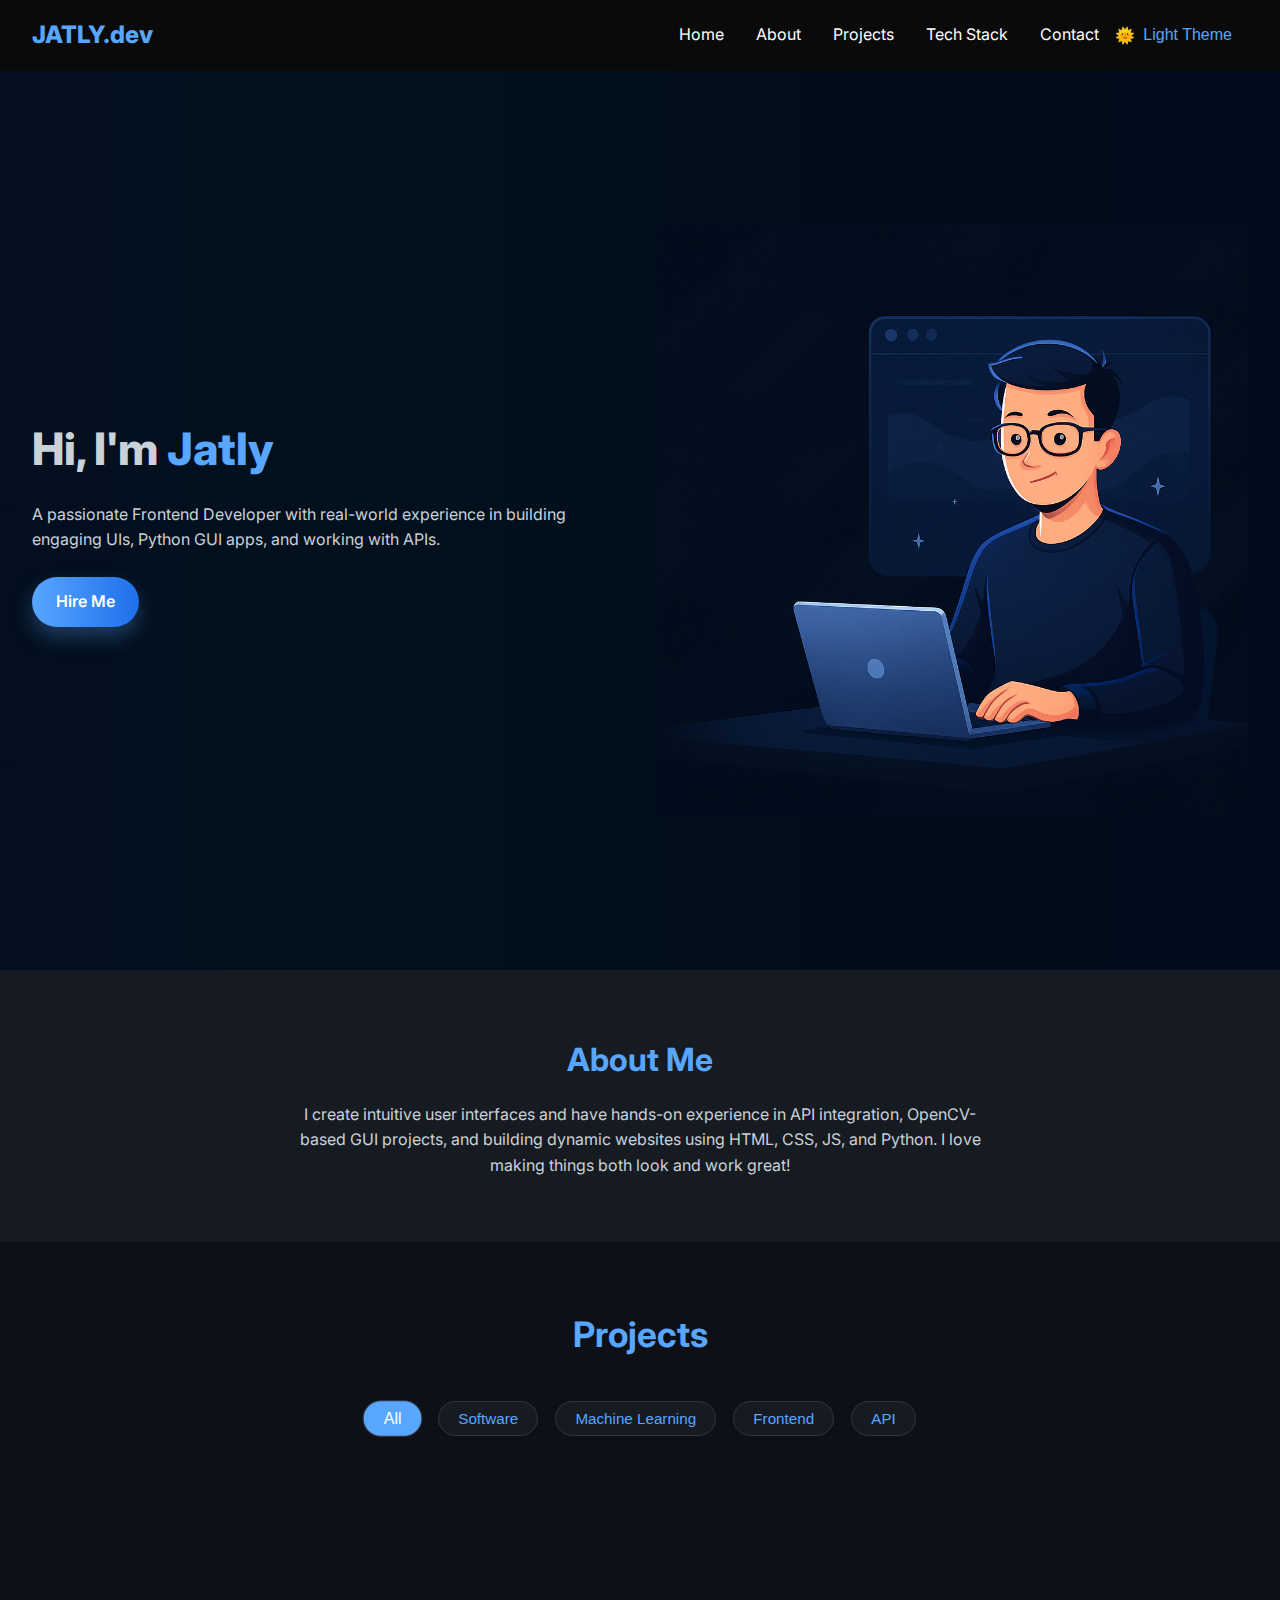
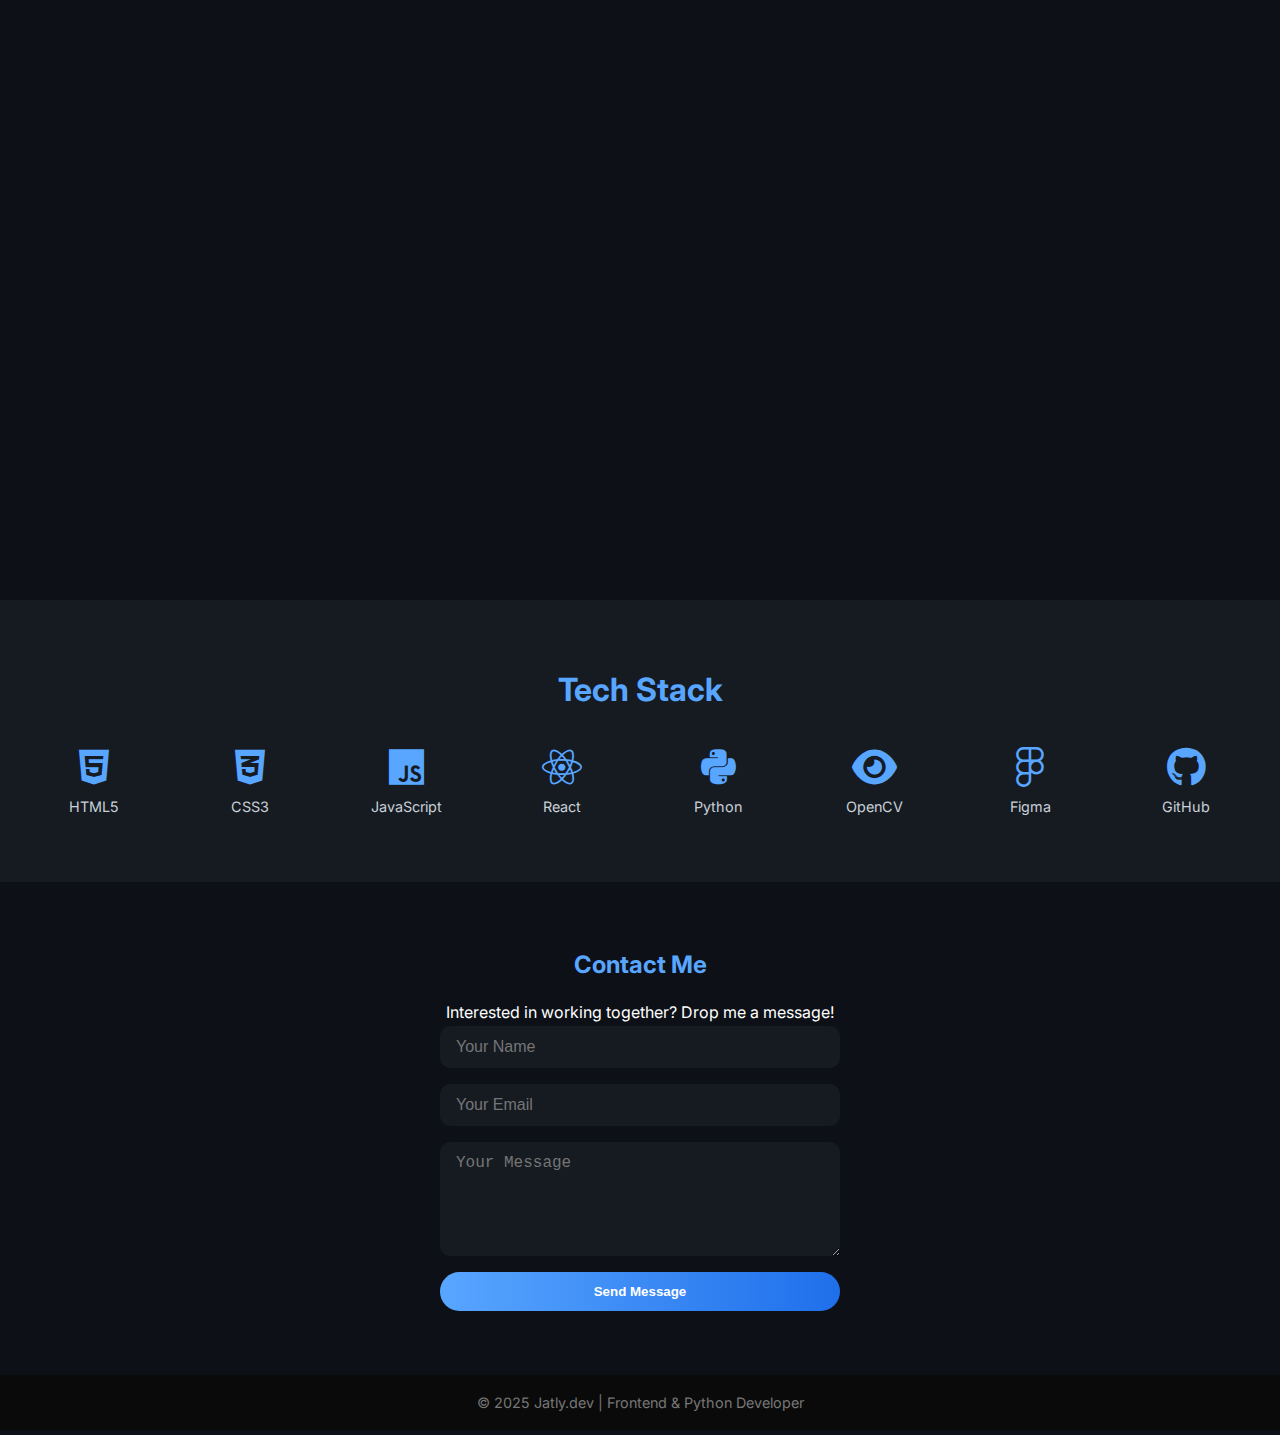
<file: index.html>
<!DOCTYPE html>
<html lang="en">

<head>
    <meta charset="UTF-8" />
    <meta name="viewport" content="width=device-width, initial-scale=1.0" />
    <title>Jatly | Frontend Developer Portfolio</title>
    <link id="themeStylesheet" rel="stylesheet" href="style1.css">
    <link href="https://fonts.googleapis.com/css2?family=Inter:wght@400;600;800&display=swap" rel="stylesheet">
    <link rel="stylesheet" href="https://cdnjs.cloudflare.com/ajax/libs/font-awesome/6.4.0/css/all.min.css" />


</head>

<body>
    <header class="navbar">
        <div class="logo">JATLY.dev</div>

        <nav class="nav-links" id="main-nav" role="navigation">
            <ul>
                <li><a href="#hero">Home</a></li>
                <li><a href="#about">About</a></li>
                <li><a href="#projects">Projects</a></li>
                <li><a href="#techstack">Tech Stack</a></li>
                <li><a href="#contact">Contact</a></li>
            </ul>
            <button id="themeToggle" class="theme-toggle" title="Toggle Theme">
                🌞 <span id="themeLabel">Light Theme</span>
            </button>


        </nav>

        <button class="hamburger" id="hamburger" aria-label="Toggle navigation" aria-expanded="false">
            <span></span>
            <span></span>
            <span></span>
        </button>
    </header>



    <main>
        <section class="hero">
            <div class="hero-content">
                <h1>Hi, I'm <span>Jatly</span></h1>
                <p>A passionate Frontend Developer with real-world experience in building engaging UIs, Python GUI apps,
                    and working with APIs.</p>
                <a href="#contact" class="btn">Hire Me</a>
            </div>
            <div class="hero-img">
                <img src="images/heroback-dark.png" alt="Hero Illustration" id="hero-img" />
            </div>

        </section>


        <section class="about" id="about">
            <h2>About Me</h2>
            <p>I create intuitive user interfaces and have hands-on experience in API integration, OpenCV-based GUI
                projects, and building dynamic websites using HTML, CSS, JS, and Python. I love making things both look
                and work great!</p>
        </section>

        <section class="projects" id="projects">
            <h2>Projects</h2>
            <div class="project-filters">
                <button class="filter-btn active" data-filter="all">All</button>
                <button class="filter-btn" data-filter="software">Software</button>
                <button class="filter-btn" data-filter="ml">Machine Learning</button>
                <button class="filter-btn" data-filter="frontend">Frontend</button>
                <button class="filter-btn" data-filter="api">API</button>
            </div>

            <div class="project-grid">

                <a href="https://github.com/Jatly/weather-app" target="_blank" rel="noopener noreferrer"
                    class="project-card" data-category="software">
                    <img src="images/1.png" alt="Inventory Management System Screenshot" loading="lazy">
                    <h3>Inventory Management System</h3>
                    <p>Python + Tkinter, A desktop-based inventory management tool.</p>
                </a>

                <a href="https://github.com/Jatly/portfolio-site" target="_blank" rel="noopener noreferrer"
                    class="project-card" data-category="software">
                    <img src="images/2.png" alt="Sales-Tracker Screenshot" loading="lazy">
                    <h3>Sales-Tracker</h3>
                    <p>Python + Tkinter, A desktop app to manage and analyze sales data.</p>
                </a>

                <a href="https://github.com/Jatly/green-screen-replacement" target="_blank" rel="noopener noreferrer"
                    class="project-card" data-category="frontend">
                    <img src="images/3.png" alt="Glow-Cart Screenshot" loading="lazy">
                    <h3>Glow-Cart</h3>
                    <p>HTML + CSS, Landing page for scented candles.</p>
                </a>

                <a href="https://github.com/Jatly/virtual-mouse" target="_blank" rel="noopener noreferrer"
                    class="project-card" data-category="frontend">
                    <img src="images/4.png" alt="Protect-Wildlife Screenshot" loading="lazy">
                    <h3>Protect-Wildlife</h3>
                    <p>HTML + CSS + JavaScript, Parallax landing page for wildlife protection</p>
                </a>

                <a href="https://github.com/Jatly/youtube-summarizer" target="_blank" rel="noopener noreferrer"
                    class="project-card" data-category="api">
                    <img src="images/5.png" alt="Face Blur API Screenshot" loading="lazy">
                    <h3>Face Blur API</h3>
                    <p>Python + Fast API, Application that automatically blurs a specific person’s face from an image or
                        video using a reference image.</p>
                </a>

                <a href="https://github.com/Jatly/motion-detector" target="_blank" rel="noopener noreferrer"
                    class="project-card" data-category="frontend">
                    <img src="images/6.png" alt="Soup-Cart Screenshot" loading="lazy">
                    <h3>Soup-Cart</h3>
                    <p>HTML + CSS + JavaScript, Landing page for a soup shop</p>
                </a>

                <a href="https://github.com/Jatly/image-background-remover" target="_blank" rel="noopener noreferrer"
                    class="project-card" data-category="ml">
                    <img src="images/7.png" alt="Background Remover Screenshot" loading="lazy">
                    <h3>Green Screen Background Replacement</h3>
                    <p>Python + OpenCV, A real-time green screen background replacement using OpenCV and machine
                        learning.</p>
                </a>

                <a href="https://github.com/Jatly/eco-logistics-dashboard" target="_blank" rel="noopener noreferrer"
                    class="project-card" data-category="ml">
                    <img src="images/8.png" alt="Eco Logistics Dashboard Screenshot" loading="lazy">
                    <h3>Virtual Mouse</h3>
                    <p>Python + OpenCV,Virtual mouse using computer vision and machine learning controlled by finger</p>
                </a>

            </div>
        </section>

        <section class="techstack" id="techstack">
            <h2>Tech Stack</h2>
            <div class="tech-grid">
                <div class="tech-item">
                    <i class="fab fa-html5" aria-hidden="true"></i>
                    <span>HTML5</span>
                </div>
                <div class="tech-item">
                    <i class="fab fa-css3-alt" aria-hidden="true"></i>
                    <span>CSS3</span>
                </div>
                <div class="tech-item">
                    <i class="fab fa-js" aria-hidden="true"></i>
                    <span>JavaScript</span>
                </div>
                <div class="tech-item">
                    <i class="fab fa-react" aria-hidden="true"></i>
                    <span>React</span>
                </div>
                <div class="tech-item">
                    <i class="fab fa-python" aria-hidden="true"></i>
                    <span>Python</span>
                </div>
                <div class="tech-item">
                    <i class="fas fa-eye" aria-hidden="true"></i>
                    <span>OpenCV</span>
                </div>
                <div class="tech-item">
                    <i class="fab fa-figma" aria-hidden="true"></i>
                    <span>Figma</span>
                </div>
                <div class="tech-item">
                    <i class="fab fa-github" aria-hidden="true"></i>
                    <span>GitHub</span>
                </div>
            </div>
        </section>


        <section class="contact" id="contact">
            <h2>Contact Me</h2>
            <p>Interested in working together? Drop me a message!</p>
            <form name="contact" method="POST" data-netlify="true" netlify-honeypot="bot-field" autocomplete="on">
  <input type="hidden" name="form-name" value="contact" />
  
  <!-- Honeypot field (anti-spam) -->
  <p hidden>
    <label>Don’t fill this out if you're human: <input name="bot-field" /></label>
  </p>
  
  <input type="text" name="name" placeholder="Your Name" required />
  <input type="email" name="email" placeholder="Your Email" required />
  <textarea name="message" placeholder="Your Message" rows="5" required></textarea>
  <button type="submit">Send Message</button>
</form>

        </section>
    </main>

    <footer>
        <div class="footer-text">© 2025 Jatly.dev | Frontend & Python Developer</div>
    </footer>

    <script src="script.js"></script>
</body>

</html>
</file>
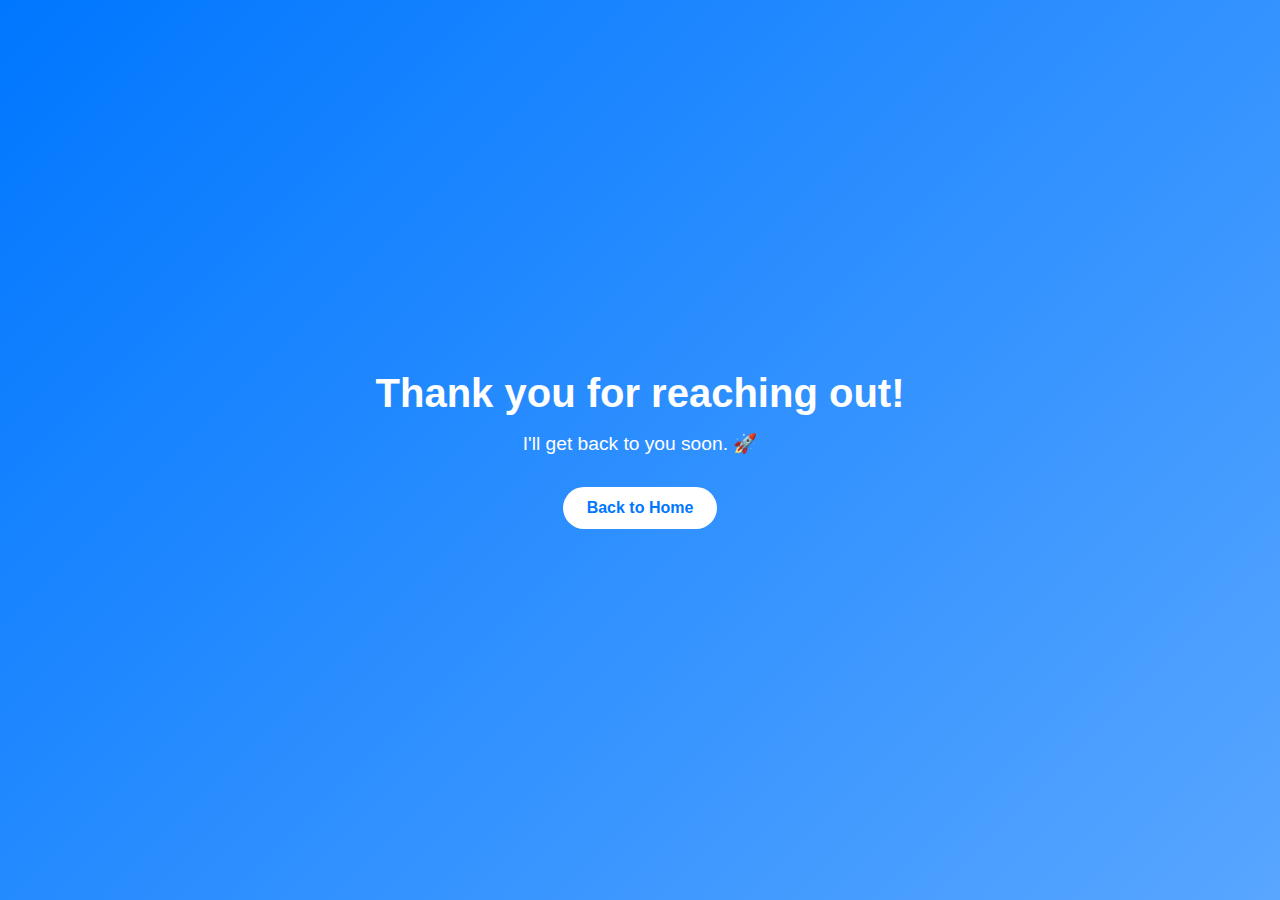
<file: thanks.html>
<!DOCTYPE html>
<html lang="en">
<head>
  <meta charset="UTF-8" />
  <meta name="viewport" content="width=device-width, initial-scale=1.0"/>
  <title>Thanks!</title>
  <style>
    * {
      margin: 0;
      padding: 0;
      box-sizing: border-box;
    }

    body {
      font-family: 'Inter', sans-serif;
      background: linear-gradient(135deg, #0077ff, #58a6ff);
      color: #ffffff;
      display: flex;
      flex-direction: column;
      justify-content: center;
      align-items: center;
      height: 100vh;
      text-align: center;
      padding: 2rem;
    }

    h1 {
      font-size: 2.5rem;
      margin-bottom: 1rem;
      animation: fadeIn 0.6s ease-out;
    }

    p {
      font-size: 1.2rem;
      animation: fadeIn 0.9s ease-out;
    }

    .btn {
      margin-top: 2rem;
      padding: 0.75rem 1.5rem;
      background: #ffffff;
      color: #0077ff;
      font-weight: 600;
      border: none;
      border-radius: 999px;
      cursor: pointer;
      text-decoration: none;
      transition: all 0.3s ease;
    }

    .btn:hover {
      background: #e6f0ff;
      transform: scale(1.05);
    }

    @keyframes fadeIn {
      from {
        opacity: 0;
        transform: translateY(20px);
      }
      to {
        opacity: 1;
        transform: translateY(0);
      }
    }
  </style>
</head>
<body>
  <h1>Thank you for reaching out!</h1>
  <p>I'll get back to you soon. 🚀</p>
  <a href="index.html" class="btn">Back to Home</a>
</body>
</html>
</file>
<file: style1.css>
/* Base Reset */
* {
  margin: 0;
  padding: 0;
  box-sizing: border-box;
}
* {
  transition: background 0.5s ease, color 0.5s ease, border 0.3s ease;
}

body {
  font-family: 'Inter', sans-serif;
  background: #0d1117;
  color: #ffffff;
  line-height: 1.6;
  overflow-x: hidden;
}
a {
  text-decoration: none;
  color: inherit;
}
img {
  max-width: 100%;
  display: block;
}

/* Navbar */
.navbar {
  display: flex;
  justify-content: space-between;
  align-items: center;
  padding: 1rem 2rem;
  background: #0a0a0a;
  position: sticky;
  top: 0;
  z-index: 999;
  flex-wrap: wrap;
}

.logo {
  font-size: 1.5rem;
  font-weight: 800;
  color: #58a6ff;
}

.nav-links {
  display: flex;
  align-items: center;
}

.nav-links ul {
  display: flex;
  list-style: none;
  gap: 2rem;
  flex-direction: row;
}

.nav-links ul li a {
  color: #ffffff;
  transition: color 0.3s;
}

.nav-links ul li a:hover {
  color: #58a6ff;
}

/* Hamburger */
.hamburger {
  display: none;
  flex-direction: column;
  gap: 6px;
  cursor: pointer;
  background: transparent;
  border: none;
}

.hamburger span {
  width: 25px;
  height: 3px;
  background: #fff;
  border-radius: 3px;
  transition: 0.3s ease;
}

.hamburger.active span:nth-child(1) {
  transform: rotate(45deg) translateY(8px);
}
.hamburger.active span:nth-child(2) {
  opacity: 0;
}
.hamburger.active span:nth-child(3) {
  transform: rotate(-45deg) translateY(-8px);
}

/* Responsive Nav */
@media (max-width: 768px) {
  .hamburger {
    display: flex;
    margin-left: auto;
  }

  .nav-links {
    position: absolute;
    top: 100%;
    left: 0;
    right: 0;
    background: #111;
    padding: 1rem 2rem;
    display: none;
    flex-direction: column;
    width: 100%;
  }

  .nav-links.active {
    display: flex;
  }

  .nav-links ul {
    flex-direction: column;
    gap: 1rem;
    padding: 0;
    margin: 0;
  }

  .nav-links a {
    padding: 0.75rem 0;
    border-bottom: 1px solid #222;
  }
}

/* Hero Section */
.hero {
  display: flex;
  flex-direction: row;
  justify-content: space-between;
  align-items: center;
  padding: 6rem 2rem;
  min-height: 100vh;
  background: linear-gradient(to right, #030F1F 0%, #02101C 40%, #020C1B 70%, #020B1B 100%);
  position: relative;
  overflow: hidden;
}

.hero-content {
  flex: 1;
  padding-right: 2rem;
  color: #c9d1d9;
  animation: fadeInLeft 1s ease-out;
}

.hero-img {
  flex: 1;
  display: flex;
  justify-content: center;
  align-items: center;
  animation: fadeInRight 1s ease-out;
}

.hero-img img {
  width: 100%;
  max-width: 600px;
  height: auto;
  object-fit: contain;
}

@keyframes fadeInLeft {
  from { opacity: 0; transform: translateX(-40px); }
  to { opacity: 1; transform: translateX(0); }
}

@keyframes fadeInRight {
  from { opacity: 0; transform: translateX(40px); }
  to { opacity: 1; transform: translateX(0); }
}

.hero-content h1 {
  font-size: 2.8rem;
  font-weight: 800;
  margin-bottom: 1rem;
}
.hero-content span {
  color: #58a6ff;
}
.hero-content p {
  max-width: 600px;
  margin: auto;
  color: #c9d1d9;
}

.btn {
  display: inline-block;
  margin-top: 1.5rem;
  padding: 0.75rem 1.5rem;
  border-radius: 999px;
  background: linear-gradient(90deg, #58a6ff, #1f6feb);
  color: white;
  font-weight: 600;
  box-shadow: 0 10px 20px rgba(88, 166, 255, 0.3);
  transition: all 0.4s ease;
}
.btn:hover {
  background: linear-gradient(90deg, #1f6feb, #58a6ff);
  transform: scale(1.05);
  box-shadow: 0 12px 24px rgba(88, 166, 255, 0.4);
}

/* About Section */
.about {
  padding: 4rem 2rem;
  text-align: center;
  background: #161b22;
}
.about h2 {
  font-size: 2rem;
  color: #58a6ff;
  margin-bottom: 1rem;
}
.about p {
  max-width: 700px;
  margin: auto;
  color: #c9d1d9;
}

/* Projects Section */
.projects {
  padding: 4rem 2rem;
  background: #0d1117;
}
.projects h2 {
  text-align: center;
  color: #58a6ff;
  margin-bottom: 2rem;
  font-size: 2.2rem;
}

/* Filter Buttons */
.project-filters {
  text-align: center;
  margin-bottom: 2rem;
  flex-wrap: wrap;
}
.filter-btn {
  background: #161b22;
  border: 1px solid #30363d;
  color: #58a6ff;
  padding: 0.5rem 1.2rem;
  margin: 0.4rem;
  border-radius: 999px;
  cursor: pointer;
  font-size: 0.95rem;
  transition: all 0.3s ease;
}
.filter-btn:hover,
.filter-btn.active {
  background: #58a6ff;
  color: #fff;
  transform: scale(1.05);
}

/* Project Grid Layout */
.project-grid {
  display: grid;
  grid-template-columns: repeat(auto-fit, minmax(280px, 1fr));
  gap: 2rem;
}

/* Single Item Centering */
.project-grid.single-item {
  display: flex;
  justify-content: center;
  flex-wrap: wrap;
  gap: 2rem;
  max-width: 700px;
  margin: 0 auto;
}



/* Project Card Styling */
.project-card {
  background: rgba(255, 255, 255, 0.05);
  backdrop-filter: blur(12px);
  border-radius: 20px;
  padding: 1rem;
  box-shadow: 0 8px 20px rgba(0, 0, 0, 0.3);
  text-align: left;
  opacity: 0;
  transform: translateY(20px);
  animation: fadeInUp 0.6s forwards;
  transition: all 0.4s ease;
}

.project-card:hover {
  transform: translateY(-10px);
  box-shadow: 0 16px 40px rgba(88, 166, 255, 0.25);
}

/* Project Card Image */
.project-card img {
  width: 100%;
  height: auto;
  border-radius: 12px;
  object-fit: cover;
  aspect-ratio: 16 / 9;
}

/* Project Card Text */
.project-card h3 {
  margin-top: 1rem;
  color: #58a6ff;
  font-size: 1.2rem;
}

.project-card p {
  font-size: 0.9rem;
  color: #c9d1d9;
  margin-top: 0.5rem;
}

/* Fade In Animation */
@keyframes fadeInUp {
  to {
    opacity: 1;
    transform: translateY(0);
  }
}

/* Tech Stack */
.techstack {
  padding: 4rem 2rem;
  background: #161b22;
  color: #c9d1d9;
  text-align: center;
}

.techstack h2 {
  font-size: 2rem;
  color: #58a6ff;
  margin-bottom: 2rem;
}

.tech-grid {
  display: grid;
  grid-template-columns: repeat(auto-fit, minmax(100px, 1fr));
  gap: 2rem;
  justify-items: center;
  align-items: center;
}

.tech-item {
  display: flex;
  flex-direction: column;
  align-items: center;
  color: #58a6ff;
}

.tech-item i {
  font-size: 2.5rem;
  margin-bottom: 0.5rem;
  transition: transform 0.3s ease, color 0.3s ease;
}

.tech-item span {
  font-size: 0.9rem;
  color: #c9d1d9;
}


.tech-item i:hover {
  transform: scale(1.2);
  color: #1f6feb;
}

/* Contact Section */
.contact {
  padding: 4rem 2rem;
  background: #0d1117;
  text-align: center;
}
.contact h2 {
  color: #58a6ff;
  margin-bottom: 1rem;
}
.contact form {
  display: flex;
  flex-direction: column;
  gap: 1rem;
  max-width: 400px;
  margin: auto;
}
.contact input,
.contact textarea {
  background: #161b22;
  border: none;
  padding: 0.75rem 1rem;
  border-radius: 10px;
  color: #fff;
  font-size: 1rem;
}
.contact button {
  background: linear-gradient(90deg, #58a6ff, #1f6feb);
  padding: 0.75rem;
  color: #fff;
  border: none;
  border-radius: 999px;
  font-weight: 600;
  cursor: pointer;
  transition: all 0.3s ease;
}
.contact button:hover {
  transform: scale(1.05);
  background: linear-gradient(90deg, #1f6feb, #58a6ff);
}

/* Footer */
footer {
  background: #0a0a0a;
  text-align: center;
  padding: 1rem 2rem;
  color: #777;
  font-size: 0.9rem;
}

/* Responsive Enhancements */
@media (max-width: 768px) {
  .hero {
    flex-direction: column;
    padding-top: 10rem;
  }
  .hero-img img {
    width: 90%;
    max-width: 100%;
  }
  .tech-icons {
    font-size: 1.5rem;
  }
  .btn {
    width: fit-content;
    margin: auto;
  }
}
.theme-toggle {
  background: none;
  border: none;
  font-size: 1rem;
  color: #58a6ff;
  cursor: pointer;
  padding: 0.5rem 1rem;
  margin-left: auto;
  display: flex;
  align-items: center;
  gap: 0.5rem;
  transition: all 0.3s ease;
}
.theme-toggle:hover {
  color: #1f6feb;
  transform: scale(1.05);
}


.hero-img img {
  transition: opacity 0.5s ease;
}
</file>
